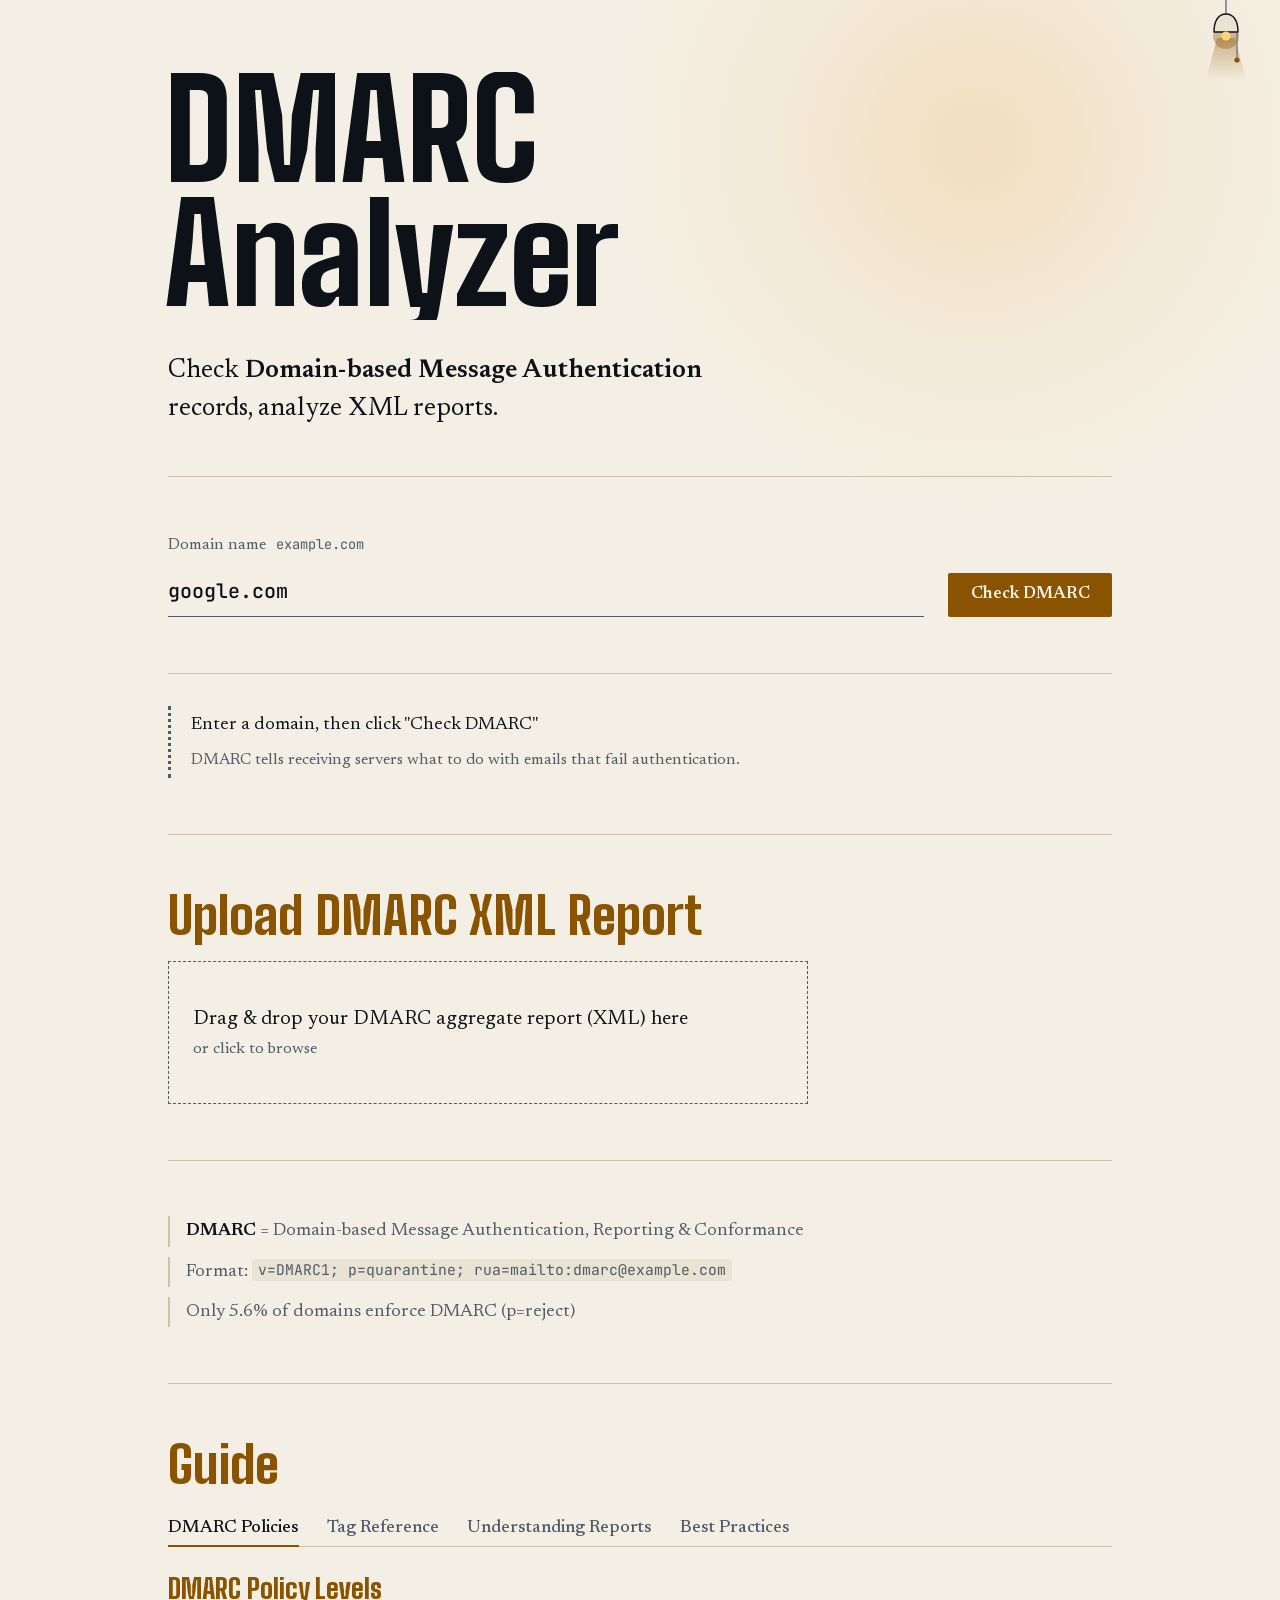
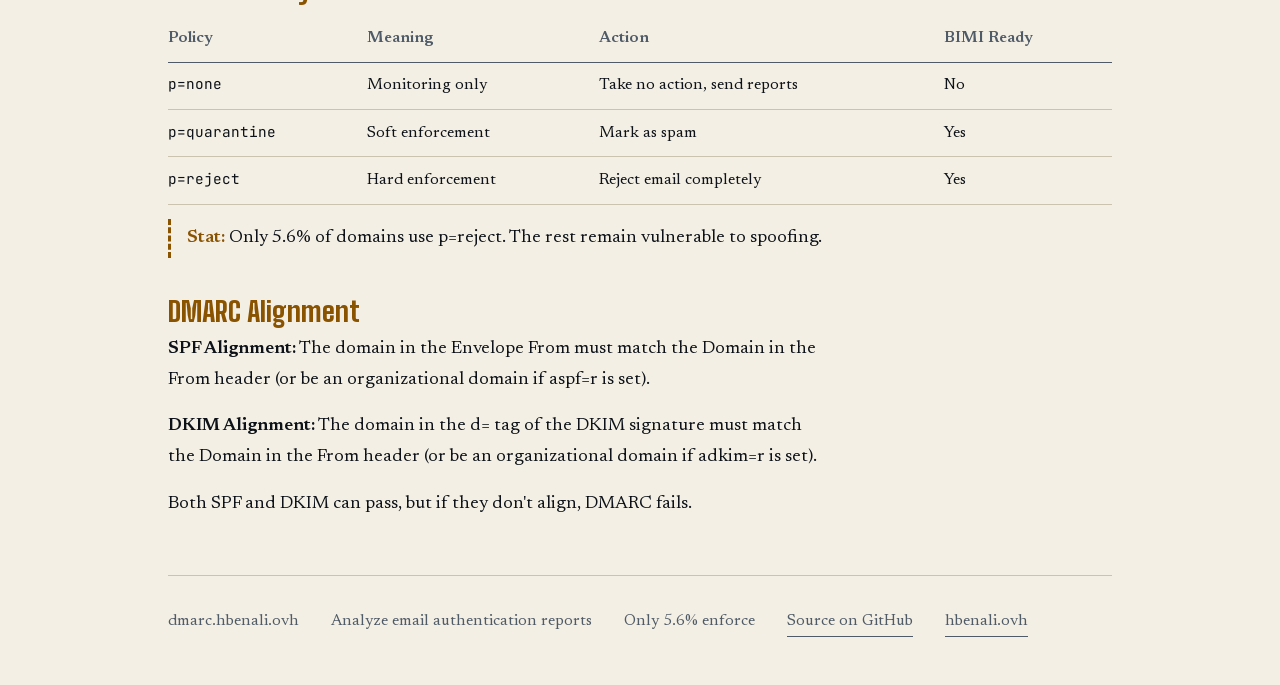
<file: index.html>
<!DOCTYPE html>
<html lang="en">
<head>
  <meta charset="UTF-8">
  <meta name="viewport" content="width=device-width, initial-scale=1.0">
  <title>DMARC Checker &amp; Analyzer — Free DMARC Record Lookup</title>
  <meta name="description" content="Free DMARC checker and report analyzer. Look up any domain&#x27;s DMARC record, check policy and alignment, and analyze DMARC aggregate XML reports in your browser.">
  <meta name="robots" content="index, follow">
  <link rel="canonical" href="https://dmarc.hbenali.ovh/">

  <!-- Open Graph / Twitter Card -->
  <meta property="og:type" content="website">
  <meta property="og:title" content="DMARC Checker &amp; Analyzer — Free DMARC Record Lookup">
  <meta property="og:description" content="Check any domain&#x27;s DMARC record and analyze DMARC aggregate XML reports in your browser.">
  <meta property="og:url" content="https://dmarc.hbenali.ovh/">
  <meta property="og:site_name" content="DMARC Checker">
  <meta property="og:locale" content="en_US">
  <meta property="og:image" content="https://dmarc.hbenali.ovh/favicon.svg">
  <meta property="og:image:type" content="image/svg+xml">
  <meta name="twitter:card" content="summary">
  <meta name="twitter:title" content="DMARC Checker &amp; Analyzer — Free DMARC Record Lookup">
  <meta name="twitter:description" content="Check any domain&#x27;s DMARC record and analyze DMARC aggregate XML reports in your browser.">
  <meta name="twitter:image" content="https://dmarc.hbenali.ovh/favicon.svg">

  <!-- Structured data -->
  <script type="application/ld+json">
  {
    "@context": "https://schema.org",
    "@type": "WebApplication",
    "name": "DMARC Checker",
    "url": "https://dmarc.hbenali.ovh/",
    "applicationCategory": "UtilitiesApplication",
    "operatingSystem": "Any",
    "description": "Check any domain's DMARC record and analyze DMARC aggregate XML reports in your browser.",
    "offers": { "@type": "Offer", "price": "0", "priceCurrency": "USD" }
  }
  </script>

  <!-- Security (static hosting: no custom HTTP headers, so CSP/referrer are set here) -->
  <meta http-equiv="Content-Security-Policy" content="default-src 'self'; script-src 'self'; style-src 'self'; font-src 'self'; img-src 'self' data:; connect-src 'self' https://dns.google; object-src 'none'; base-uri 'self'; form-action 'self'">
  <meta name="referrer" content="strict-origin-when-cross-origin">

  <link rel="icon" type="image/svg+xml" href="/favicon.svg">
  <link rel="alternate icon" href="/favicon.ico">
  <link rel="apple-touch-icon" href="/apple-touch-icon.png">
  <meta name="color-scheme" content="dark light">
  <meta name="theme-color" content="#0c1218" media="(prefers-color-scheme: dark)">
  <meta name="theme-color" content="#f4efe4" media="(prefers-color-scheme: light)">

  <link rel="preload" as="font" type="font/woff2" href="/fonts/big-shoulders-latin-wght.woff2" crossorigin>
  <link rel="preload" as="font" type="font/woff2" href="/fonts/newsreader-latin-wght.woff2" crossorigin>
  <script src="/theme.js"></script>
  <link rel="stylesheet" href="/site.css?v=2">
  <script src="/app.js?v=1" defer></script>
</head>
<body>
  <a class="skip" href="#main">Skip to content</a>

  <header class="hero wrap">
    <h1 class="display"><span class="line"><span>DMARC</span></span><span class="line"><span>Analyzer</span></span></h1>
    <p class="lead">Check <strong>Domain-based Message Authentication</strong> records, analyze XML reports.</p>
  </header>

  <main id="main">
    <section class="block wrap lookup" aria-labelledby="lookup-h">
      <h2 id="lookup-h" class="sr-only">Check a domain</h2>
      <form id="lookupForm">
        <label for="domainInput">Domain name<span class="hint">example.com</span></label>
        <div class="lookup-row">
          <div class="field">
            <input type="text" id="domainInput" placeholder="e.g. example.com" value="google.com" spellcheck="false" autocomplete="off">
          </div>
          <button type="submit" id="checkBtn" class="btn">
            <span id="btnLoader" class="hidden" aria-hidden="true"></span><span id="btnText">Check DMARC</span>
          </button>
        </div>
      </form>
    </section>

    <section class="block wrap out" aria-label="DMARC record result">
      <div class="result-area" id="resultContainer" role="status" aria-live="polite">
        <div class="empty-state" id="placeholderState">
          <div>Enter a domain, then click "Check DMARC"<span class="detail">DMARC tells receiving servers what to do with emails that fail authentication.</span></div>
        </div>
        <div id="recordsContainer" class="hidden"></div>
        <div id="errorContainer" class="hidden"></div>
      </div>
    </section>

    <section class="block wrap" id="upload" aria-labelledby="upload-h">
      <h2 id="upload-h">Upload DMARC XML Report</h2>
      <div class="upload-area" id="uploadArea" role="button" tabindex="0" aria-describedby="upload-help">
        <p class="lead-line" id="upload-help">Drag &amp; drop your DMARC aggregate report (XML) here</p>
        <p class="or">or click to browse</p>
        <input type="file" id="fileInput" accept=".xml" class="hidden" aria-label="DMARC aggregate report (XML file)">
      </div>
      <div id="xmlResults" class="hidden"></div>
    </section>

    <section class="block wrap" aria-labelledby="about-h">
      <h2 id="about-h" class="sr-only">About DMARC</h2>
      <div class="notes">
        <p><strong>DMARC</strong> = Domain-based Message Authentication, Reporting &amp; Conformance</p>
        <p>Format: <code>v=DMARC1; p=quarantine; rua=mailto:dmarc@example.com</code></p>
        <p>Only 5.6% of domains enforce DMARC (p=reject)</p>
      </div>
    </section>

    <section class="block wrap" aria-labelledby="guide-h">
      <h2 id="guide-h">Guide</h2>
      <div class="guide-tabs" role="tablist" aria-label="DMARC guide">
        <button type="button" class="tab-btn active" id="tabPolicy" role="tab" aria-selected="true" aria-controls="policyTab">DMARC Policies</button>
        <button type="button" class="tab-btn" id="tabTags" role="tab" aria-selected="false" aria-controls="tagsTab">Tag Reference</button>
        <button type="button" class="tab-btn" id="tabReports" role="tab" aria-selected="false" aria-controls="reportsTab">Understanding Reports</button>
        <button type="button" class="tab-btn" id="tabBestPractices" role="tab" aria-selected="false" aria-controls="bestPracticesTab">Best Practices</button>
      </div>

      <div class="tab-content active" id="policyTab" role="tabpanel" aria-labelledby="tabPolicy">
        <div class="guide-card">
          <h3>DMARC Policy Levels</h3>
          <div class="table-wrap"><table>
            <thead><tr><th>Policy</th><th>Meaning</th><th>Action</th><th>BIMI Ready</th></tr></thead>
            <tbody>
              <tr><td><code>p=none</code></td><td>Monitoring only</td><td>Take no action, send reports</td><td>No</td></tr>
              <tr><td><code>p=quarantine</code></td><td>Soft enforcement</td><td>Mark as spam</td><td>Yes</td></tr>
              <tr><td><code>p=reject</code></td><td>Hard enforcement</td><td>Reject email completely</td><td>Yes</td></tr>
            </tbody>
          </table></div>
          <div class="caution"><strong>Stat:</strong> Only 5.6% of domains use p=reject. The rest remain vulnerable to spoofing.</div>
        </div>

        <div class="guide-card">
          <h3>DMARC Alignment</h3>
          <p><strong>SPF Alignment:</strong> The domain in the Envelope From must match the Domain in the From header (or be an organizational domain if aspf=r is set).</p>
          <p><strong>DKIM Alignment:</strong> The domain in the d= tag of the DKIM signature must match the Domain in the From header (or be an organizational domain if adkim=r is set).</p>
          <p>Both SPF and DKIM can pass, but if they don't align, DMARC fails.</p>
        </div>
      </div>

      <div class="tab-content" id="tagsTab" role="tabpanel" aria-labelledby="tabTags">
        <div class="guide-card">
          <h3>DMARC Tag Reference</h3>
          <div class="table-wrap"><table>
            <thead><tr><th>Tag</th><th>Required</th><th>Description</th><th>Example</th></tr></thead>
            <tbody>
              <tr><td><code>v=</code></td><td>Yes</td><td>Version (must be DMARC1)</td><td><code>v=DMARC1</code></td></tr>
              <tr><td><code>p=</code></td><td>Yes</td><td>Policy (none/quarantine/reject)</td><td><code>p=quarantine</code></td></tr>
              <tr><td><code>rua=</code></td><td>No</td><td>Aggregate report URI</td><td><code>rua=mailto:dmarc@example.com</code></td></tr>
              <tr><td><code>ruf=</code></td><td>No</td><td>Forensic report URI</td><td><code>ruf=mailto:forensic@example.com</code></td></tr>
              <tr><td><code>sp=</code></td><td>No</td><td>Subdomain policy</td><td><code>sp=reject</code></td></tr>
              <tr><td><code>adkim=</code></td><td>No</td><td>DKIM alignment (r=relaxed/s=strict)</td><td><code>adkim=s</code></td></tr>
              <tr><td><code>aspf=</code></td><td>No</td><td>SPF alignment (r=relaxed/s=strict)</td><td><code>aspf=r</code></td></tr>
              <tr><td><code>pct=</code></td><td>No</td><td>Percentage to apply policy</td><td><code>pct=25</code></td></tr>
              <tr><td><code>fo=</code></td><td>No</td><td>Failure reporting options</td><td><code>fo=1</code></td></tr>
              <tr><td><code>rf=</code></td><td>No</td><td>Report format (afrf default)</td><td><code>rf=afrf</code></td></tr>
              <tr><td><code>ri=</code></td><td>No</td><td>Report interval (seconds)</td><td><code>ri=86400</code></td></tr>
            </tbody>
          </table></div>
        </div>

        <div class="guide-card">
          <h3>FO (Failure Reporting) Options</h3>
          <div class="table-wrap"><table>
            <thead><tr><th>Value</th><th>Meaning</th></tr></thead>
            <tbody>
              <tr><td><code>0</code></td><td>Generate report if SPF and DKIM both fail</td></tr>
              <tr><td><code>1</code></td><td>Generate report if SPF or DKIM fails</td></tr>
              <tr><td><code>d</code></td><td>Generate report if DKIM signature fails</td></tr>
              <tr><td><code>s</code></td><td>Generate report if SPF fails</td></tr>
            </tbody>
          </table></div>
        </div>
      </div>

      <div class="tab-content" id="reportsTab" role="tabpanel" aria-labelledby="tabReports">
        <div class="guide-card">
          <h3>DMARC Report Types</h3>
          <div class="table-wrap"><table>
            <thead><tr><th>Report Type</th><th>Purpose</th><th>Frequency</th></tr></thead>
            <tbody>
              <tr><td><strong>Aggregate (RUA)</strong></td><td>Summary of all emails, pass/fail statistics, sending sources</td><td>Daily</td></tr>
              <tr><td><strong>Forensic (RUF)</strong></td><td>Individual failed emails with details</td><td>Per failure</td></tr>
            </tbody>
          </table></div>
        </div>

        <div class="guide-card">
          <h3>What Aggregate Reports Tell You</h3>
          <ul class="plain-list">
            <li>Total email volume from your domain</li>
            <li>Which IPs are sending email</li>
            <li>SPF/DKIM pass/fail rates</li>
            <li>DMARC alignment results</li>
            <li>Potential spoofing attempts</li>
            <li>Sending sources (legitimate vs. fraudulent)</li>
          </ul>
        </div>

        <div class="guide-card">
          <h3>Forensic Reports Are Sensitive</h3>
          <p>Forensic reports contain the actual email content that failed authentication. This may include personal data. Use PGP encryption for RUF addresses to protect privacy.</p>
        </div>
      </div>

      <div class="tab-content" id="bestPracticesTab" role="tabpanel" aria-labelledby="tabBestPractices">
        <div class="guide-card">
          <h3>DMARC Best Practices (2026)</h3>
          <ul class="plain-list">
            <li><strong>Start with p=none</strong> - Monitor for 2-4 weeks to identify all legitimate senders</li>
            <li><strong>Use pct= gradually</strong> - Start with 25%, increase slowly</li>
            <li><strong>Set up RUA addresses</strong> - You can't fix what you can't measure</li>
            <li><strong>Move to p=quarantine</strong> - After identifying all sources</li>
            <li><strong>Finally p=reject</strong> - Full enforcement stops spoofing</li>
            <li><strong>Set up SPF and DKIM first</strong> - DMARC depends on them</li>
            <li><strong>Aim for BIMI readiness</strong> - Display your logo in email clients</li>
          </ul>
        </div>

        <div class="guide-card">
          <h3>Common DMARC Mistakes</h3>
          <div class="caution"><strong>Missing RUA/RUF:</strong> Without reporting addresses, you won't receive data</div>
          <div class="caution"><strong>Multiple DMARC records:</strong> Only one DMARC TXT record allowed per domain</div>
          <div class="caution"><strong>Syntax errors:</strong> Extra spaces, missing semicolons break the record</div>
          <div class="caution"><strong>Going to p=reject too fast:</strong> Can block legitimate email</div>
          <div class="caution"><strong>Forgetting subdomains:</strong> Use sp= tag to set subdomain policy</div>
        </div>
      </div>
    </section>
  </main>

  <footer class="foot wrap">
    <div>
      <span>dmarc.hbenali.ovh</span>
      <span>Analyze email authentication reports</span>
      <span>Only 5.6% enforce</span>
      <a href="https://github.com/hbenali/dmarc-inspector-web" target="_blank" rel="noopener">Source on GitHub<span class="sr-only"> (opens in a new tab)</span></a>
      <a href="https://hbenali.ovh" target="_blank" rel="noopener noreferrer">hbenali.ovh<span class="sr-only"> (opens in a new tab)</span></a>
    </div>
  </footer>
</body>
</html>
</file>
<file: site.css>
/* DMARC Analyzer: dark editorial, shared with hbenali.ovh. Fonts are self-hosted (see fonts/README.md). */

@font-face { font-family: 'Big Shoulders'; font-style: normal; font-weight: 600 900; font-display: swap; src: url('/fonts/big-shoulders-latin-wght.woff2') format('woff2'); }
@font-face { font-family: 'Newsreader'; font-style: normal; font-weight: 200 800; font-display: swap; src: url('/fonts/newsreader-latin-wght.woff2') format('woff2'); }
@font-face { font-family: 'Newsreader'; font-style: italic; font-weight: 200 800; font-display: swap; src: url('/fonts/newsreader-italic-latin-wght.woff2') format('woff2'); }
@font-face { font-family: 'JetBrains Mono'; font-style: normal; font-weight: 100 800; font-display: swap; src: url('/fonts/jetbrains-mono-latin-wght.woff2') format('woff2'); }

:root {
    --ink: #0c1218;
    --slate: #17212b;
    --line: #263341;
    --bone: #e7e1d3;
    --mist: #8e9aa6;
    --sodium: #e9a23b;
    --verdigris: #5db7a0;
    --fail: #e5776f;
    --glow: rgba(233, 162, 59, 0.2);
    --glow-soft: rgba(233, 162, 59, 0.06);
    --wash: rgba(23, 33, 43, 0.6);
    --rule: rgba(38, 51, 65, 0.7);

    --display: 'Big Shoulders', 'Arial Narrow', Impact, sans-serif;
    --serif: 'Newsreader', Georgia, serif;
    --mono: 'JetBrains Mono', ui-monospace, monospace;

    --gutter: clamp(1.5rem, 4vw, 2.5rem);
    color-scheme: dark;
}

/* Light: follows the system setting until the lamp (theme.js) is used. Dark above is the default and the identity.
   Contrast on --ink (page) / --slate (surface): text 16:1, muted 6.0/5.4, accent 5.5/4.9, ok 5.2/4.7, fail 5.7/5.1. */
@media (prefers-color-scheme: light) {
    :root:not([data-theme="dark"]) {
        --ink: #f4efe4;
        --slate: #e9e3d4;
        --line: #cbc3b0;
        --bone: #0c1218;
        --mist: #4f5b67;
        --sodium: #8a5300;
        --verdigris: #1b7058;
        --fail: #b3261e;
        --glow: rgba(233, 162, 59, 0.22);
        --glow-soft: rgba(233, 162, 59, 0.07);
        --wash: rgba(233, 227, 212, 0.7);
        --rule: rgba(203, 195, 176, 0.8);
        color-scheme: light;
    }
}
:root[data-theme="light"] {
    --ink: #f4efe4;
    --slate: #e9e3d4;
    --line: #cbc3b0;
    --bone: #0c1218;
    --mist: #4f5b67;
    --sodium: #8a5300;
    --verdigris: #1b7058;
    --fail: #b3261e;
    --glow: rgba(233, 162, 59, 0.22);
    --glow-soft: rgba(233, 162, 59, 0.07);
    --wash: rgba(233, 227, 212, 0.7);
    --rule: rgba(203, 195, 176, 0.8);
    color-scheme: light;
}

*, *::before, *::after { box-sizing: border-box; margin: 0; padding: 0; }

html { background: var(--ink); overflow-x: clip; }

body {
    overflow-x: clip;
    min-height: 100vh;
    background: var(--ink);
    color: var(--bone);
    font-family: var(--serif);
    font-size: 1.125rem;
    line-height: 1.7;
    font-optical-sizing: auto;
    -webkit-font-smoothing: antialiased;
    text-rendering: optimizeLegibility;
}

::selection { background: var(--sodium); color: var(--ink); }
:focus-visible { outline: 2px solid var(--sodium); outline-offset: 4px; border-radius: 2px; }

a { color: inherit; }
ul { list-style: none; }
strong { font-weight: 600; }
[hidden], .hidden { display: none !important; }
.sr-only { position: absolute; width: 1px; height: 1px; overflow: hidden; clip-path: inset(50%); white-space: nowrap; }
.skip { position: fixed; top: 0.75rem; left: 0.75rem; z-index: 60; background: var(--sodium); color: var(--ink); padding: 0.5rem 1rem; transform: translateY(-300%); }
.skip:focus { transform: none; }

.link, footer a {
    text-decoration: none;
    background-image: linear-gradient(currentColor, currentColor);
    background-repeat: no-repeat;
    background-size: 100% 1px;
    background-position: 0 100%;
    padding-bottom: 2px;
    transition: background-size 0.35s cubic-bezier(0.22, 1, 0.36, 1), color 0.2s;
}
.link:hover, .link:focus-visible, footer a:hover, footer a:focus-visible { color: var(--sodium); background-size: 100% 2px; }

.display { font-family: var(--display); font-weight: 800; line-height: 0.86; letter-spacing: -0.01em; }

code { font-family: var(--mono); font-size: 0.82em; background: var(--slate); padding: 0.1em 0.4em; border-radius: 2px; overflow-wrap: anywhere; }

.wrap { max-width: 64rem; margin: 0 auto; padding-inline: var(--gutter); }

/* Hero */
.hero { position: relative; isolation: isolate; padding-block: 4.5rem 3rem; }
.hero::before {
    content: ''; position: absolute; z-index: -1; top: -14rem; right: -12rem;
    width: min(46rem, 140vw); aspect-ratio: 1; border-radius: 50%;
    background: radial-gradient(closest-side, var(--glow), var(--glow-soft) 55%, transparent);
    pointer-events: none;
}
.hero h1 { font-size: clamp(3.4rem, 13vw, 8.5rem); margin-left: -0.03em; }
.hero h1 .line { display: block; overflow: hidden; padding-bottom: 0.05em; }
.hero h1 .line > span { display: block; animation: rise 1.1s cubic-bezier(0.16, 1, 0.3, 1) both; }
.hero h1 .line:nth-child(2) > span { animation-delay: 0.13s; }
.hero .lead { margin-top: 2rem; max-width: 38ch; font-size: clamp(1.25rem, 2.4vw, 1.6rem); line-height: 1.5; animation: fade 0.9s 0.5s both; }

@keyframes rise { from { transform: translateY(108%); } }
@keyframes fade { from { opacity: 0; transform: translateY(12px); } }

/* Sections */
.block { position: relative; padding-block: 3.5rem; }
.block::before { content: ''; position: absolute; top: 0; left: var(--gutter); right: var(--gutter); height: 1px; background: var(--line); }
.block h2 { font-family: var(--display); font-weight: 800; font-size: clamp(2.2rem, 5vw, 3.2rem); line-height: 1; color: var(--sodium); margin-bottom: 1.25rem; }
.block h3 { font-family: var(--display); font-weight: 800; font-size: 1.7rem; line-height: 1.05; color: var(--sodium); margin: 1.75rem 0 0.5rem; }
.block h3:first-child, .block h2 + h3 { margin-top: 0; }
.block h4 { font-family: var(--display); font-weight: 800; font-size: 1.35rem; line-height: 1.1; color: var(--sodium); margin: 2rem 0 0.5rem; }
.block p { max-width: 66ch; }
.block .sub-intro { color: var(--mist); }

/* Lookup form */
.lookup label { display: block; color: var(--mist); font-size: 1rem; margin-bottom: 0.4rem; }
.lookup label .hint { font-family: var(--mono); font-size: 0.85em; margin-left: 0.6rem; }
.lookup-row { display: flex; align-items: flex-end; gap: 1.5rem; }
.field { flex: 1; min-width: 0; display: flex; border-bottom: 1px solid var(--mist); transition: border-color 0.2s; }
.field:focus-within { border-color: var(--sodium); }
.field input {
    flex: 1; min-width: 0; background: none; border: 0; outline: 0; color: var(--bone);
    font: 500 1.25rem/1 var(--mono); padding: 0.75rem 0;
}
.field input::placeholder { color: var(--mist); opacity: 0.7; }
.field:has(input:focus-visible) { outline: 2px solid var(--sodium); outline-offset: 4px; }
.btn {
    background: var(--sodium); color: var(--ink); border: 0; border-radius: 2px; cursor: pointer;
    font: 600 1.05rem/1 var(--serif); padding: 0.85rem 1.4rem; white-space: nowrap;
    display: inline-flex; align-items: center;
    transition: background-color 0.2s, transform 0.2s;
}
.btn:hover, .btn:focus-visible { background: var(--bone); transform: translateY(-2px); }
.btn:active { transform: translateY(0); }
.btn:disabled { opacity: 0.6; cursor: progress; transform: none; }
.spinner {
    display: inline-block; width: 1rem; height: 1rem; border: 2px solid var(--ink); border-top-color: transparent;
    border-radius: 50%; animation: spin 0.7s linear infinite; margin-right: 0.6rem;
}
@keyframes spin { to { transform: rotate(360deg); } }

/* Results */
.out { padding-top: 0; }
.out::before { display: none; }
.result-area { border-top: 1px solid var(--line); padding-top: 2rem; }
.empty-state { border-left: 3px dotted var(--mist); padding: 0.25rem 0 0.25rem 1.25rem; max-width: 66ch; }
.empty-state .detail { display: block; margin-top: 0.4rem; color: var(--mist); font-size: 1rem; }

.verdict { border-left: 4px solid var(--mist); padding: 0.25rem 0 0.25rem 1.25rem; margin-bottom: 1.5rem; }
.verdict .kicker { color: var(--mist); font-size: 1rem; overflow-wrap: anywhere; }
.verdict .kicker .domain { font-family: var(--mono); font-size: 0.95em; color: var(--bone); }
.verdict .title { font-family: var(--display); font-weight: 800; font-size: clamp(2.2rem, 6vw, 3.4rem); line-height: 0.95; margin-top: 0.25rem; overflow-wrap: anywhere; }
.verdict .detail { margin-top: 0.75rem; max-width: 62ch; }
.verdict.reject { border-left-style: solid; border-left-color: var(--verdigris); }
.verdict.reject .title { color: var(--verdigris); }
.verdict.quarantine { border-left-style: dashed; border-left-color: var(--sodium); }
.verdict.quarantine .title { color: var(--sodium); }
.verdict.none { border-left-style: dotted; border-left-color: var(--sodium); }
.verdict.none .title { color: var(--sodium); }
.verdict.invalid { border-left-style: double; border-left-width: 6px; border-left-color: var(--fail); }
.verdict.invalid .title { color: var(--fail); }
.verdict.error { border-left-style: double; border-left-width: 6px; border-left-color: var(--fail); }
.verdict.error .title { color: var(--fail); font-size: clamp(1.8rem, 5vw, 2.6rem); }

.section-title { font-family: var(--display); font-weight: 800; font-size: 1.7rem; line-height: 1.05; color: var(--sodium); margin: 2.25rem 0 0.75rem; }

.checks li { border-top: 1px solid var(--rule); padding: 0.6rem 0 0.6rem 1rem; border-left: 3px solid var(--mist); margin-bottom: 0.25rem; overflow-wrap: anywhere; }
.checks li .word { font-weight: 600; margin-right: 0.5rem; }
.checks li.ok { border-left-style: solid; border-left-color: var(--verdigris); }
.checks li.ok .word { color: var(--verdigris); }
.checks li.warn { border-left-style: dashed; border-left-color: var(--sodium); }
.checks li.warn .word { color: var(--sodium); }
.checks li.bad { border-left-style: double; border-left-width: 6px; border-left-color: var(--fail); }
.checks li.bad .word { color: var(--fail); }
.checks li.info { border-left-style: dotted; border-left-color: var(--mist); }
.checks li.info .word { color: var(--mist); }

.tag-list { display: flex; flex-direction: column; margin-top: 0.5rem; }
.tag { display: flex; flex-wrap: wrap; gap: 0 1.5rem; border-top: 1px solid var(--line); padding: 0.55rem 0; font: 0.9rem/1.7 var(--mono); overflow-wrap: anywhere; }
.tag:last-child { border-bottom: 1px solid var(--line); }
.tag-key { font-weight: 700; color: var(--sodium); min-width: 4.5rem; }
.tag-value { min-width: 0; overflow-wrap: anywhere; }

.record-card {
    margin-top: 0.75rem; border: 1px solid var(--line); background: var(--wash); border-radius: 2px;
    padding: 1rem 1.25rem; font: 0.85rem/1.7 var(--mono); white-space: pre-wrap; overflow-wrap: anywhere; max-height: 14rem; overflow-y: auto;
}
.lookup-note { margin-top: 1rem; color: var(--mist); font-size: 1rem; }
.lookup-note code { color: var(--bone); }

/* XML upload */
.upload-area {
    border: 1px dashed var(--mist); padding: 2.5rem 1.5rem; cursor: pointer; max-width: 40rem;
    transition: background-color 0.2s, border-color 0.2s;
}
.upload-area:hover, .upload-area.dragover { background: var(--wash); border-color: var(--sodium); }
.upload-area .lead-line { font-size: 1.25rem; }
.upload-area .or { color: var(--mist); font-size: 1rem; }
.sample-flag { border-left: 3px dashed var(--sodium); padding-left: 1rem; margin: 1rem 0; max-width: 62ch; }

.stats { display: flex; flex-wrap: wrap; gap: 1.5rem 3rem; margin: 1.5rem 0; border-top: 1px solid var(--line); padding-top: 1.25rem; }
.stat { min-width: 8rem; }
.stat-number { font-family: var(--display); font-weight: 800; font-size: 3rem; line-height: 1; color: var(--bone); }
.stat-label { color: var(--mist); font-size: 1rem; }

.table-wrap { overflow-x: auto; margin-top: 0.75rem; }
table { width: 100%; border-collapse: collapse; font-size: 1rem; }
th { text-align: left; font-weight: 600; color: var(--mist); padding: 0.6rem 1rem 0.6rem 0; border-bottom: 1px solid var(--mist); white-space: nowrap; }
td { padding: 0.6rem 1rem 0.6rem 0; border-bottom: 1px solid var(--line); vertical-align: top; }
td.mono { font-family: var(--mono); font-size: 0.9rem; }
td code { background: none; padding: 0; font-size: 0.9rem; }
tbody tr:hover { background: var(--wash); }
.res { display: inline-block; border-left: 3px solid var(--mist); padding-left: 0.5rem; font-weight: 600; }
.res.pass { border-left-style: solid; border-left-color: var(--verdigris); color: var(--verdigris); }
.res.fail { border-left-style: double; border-left-width: 6px; border-left-color: var(--fail); color: var(--fail); }

/* Guide tabs */
.guide-tabs { display: flex; flex-wrap: wrap; gap: 0.25rem 1.75rem; border-bottom: 1px solid var(--line); margin-bottom: 1.75rem; }
.tab-btn {
    background: none; border: 0; border-bottom: 2px solid transparent; margin-bottom: -1px; cursor: pointer;
    color: var(--mist); font: 500 1.1rem var(--serif); padding: 0.5rem 0; transition: color 0.2s, border-color 0.2s;
}
.tab-btn:hover { color: var(--bone); }
.tab-btn.active { color: var(--bone); border-bottom-color: var(--sodium); }
.tab-content { display: none; }
.tab-content.active { display: block; }
.tab-content p + p, .tab-content p + h3, .tab-content table + p { margin-top: 1rem; }
.guide-card + .guide-card { margin-top: 2.5rem; }
.plain-list li { border-top: 1px solid var(--rule); padding: 0.6rem 0; max-width: 66ch; }
.plain-list li:last-child { border-bottom: 1px solid var(--rule); }
.caution { border-left: 3px dashed var(--sodium); padding: 0.25rem 0 0.25rem 1rem; margin: 0.9rem 0; max-width: 66ch; }
.caution strong { color: var(--sodium); }

/* Notes and footer */
.notes { display: flex; flex-direction: column; gap: 0.6rem; }
.notes p { border-left: 2px solid var(--line); padding-left: 1rem; color: var(--mist); }
.notes strong { color: var(--bone); }

footer { color: var(--mist); font-size: 1rem; }
.foot { padding-block: 0 3rem; }
.foot > div { border-top: 1px solid var(--line); padding-top: 2rem; display: flex; flex-wrap: wrap; gap: 0.5rem 2rem; }

/* 404 */
.nf { min-height: 100vh; display: flex; flex-direction: column; justify-content: center; padding-block: 4rem; position: relative; isolation: isolate; overflow: hidden; max-width: none; }
.nf::before {
    content: ''; position: absolute; z-index: -1; top: -12rem; right: -10rem; width: min(40rem, 140vw); aspect-ratio: 1; border-radius: 50%;
    background: radial-gradient(closest-side, var(--glow), var(--glow-soft) 55%, transparent);
}
.nf-code { font-size: clamp(9rem, 34vw, 24rem); color: var(--sodium); }
.nf h1 { font-size: clamp(2.8rem, 7vw, 5rem); margin-top: 0.5rem; }
.nf-lead { margin-top: 1rem; max-width: 40ch; color: var(--mist); font-size: 1.3rem; }
.nf-links { margin-top: 2rem; display: flex; flex-wrap: wrap; gap: 0.75rem 2rem; font-size: 1.25rem; }
.nf-fact { margin-top: 2.5rem; max-width: 44rem; color: var(--mist); }
.nf-fact button {
    background: none; border: 0; cursor: pointer; color: var(--bone); font: inherit; padding: 0.25rem 0;
    background-image: linear-gradient(currentColor, currentColor); background-repeat: no-repeat;
    background-size: 100% 1px; background-position: 0 100%; transition: color 0.2s;
}
.nf-fact button:hover { color: var(--sodium); }
.nf-fact output { display: block; margin-top: 0.75rem; border-left: 3px solid var(--sodium); padding-left: 1rem; color: var(--bone); min-height: 1.7em; }
.nf-fact output:empty { display: none; }
.nf-log { margin-top: 3rem; max-width: 44rem; overflow-wrap: anywhere; border: 1px solid var(--line); background: var(--wash); padding: 1.25rem 1.5rem; font: 0.875rem/1.8 var(--mono); border-radius: 2px; }
.nf-log .err { color: var(--sodium); }
.nf-log .dim { color: var(--mist); }

@media (max-width: 36rem) {
    .lookup-row { flex-direction: column; align-items: stretch; gap: 1rem; }
    .field input { font-size: 1.1rem; }
    .btn { justify-content: center; }
}

@media (prefers-reduced-motion: reduce) {
    *, *::before, *::after { animation-duration: 0.01ms !important; animation-delay: 0s !important; transition-duration: 0.01ms !important; }
}

/* ---- Theme lamp: pull-cord switch (see theme.js). Lamp on = light theme. ---- */
.theme-lamp {
    position: absolute; /* scrolls away with the page; fixed on pages with a fixed bar, see below */
    top: 0;
    inset-inline-end: clamp(0.75rem, 3vw, 2rem);
    z-index: 1000;
    display: block;
    width: 2.75rem;
    height: 5.25rem;
    padding: 0;
    border: 0;
    background: none;
    cursor: pointer;
    -webkit-tap-highlight-color: transparent;
}
/* Pages with a fixed top bar or fixed top-right controls: the lamp stays visible and the bar
   reserves room for it (lamp offset + lamp width + gap), so it never covers a link. */
html:has(.bar-inner) .theme-lamp,
html:has(.controls) .theme-lamp { position: fixed; }
.bar-inner { padding-inline-end: calc(clamp(0.75rem, 3vw, 2rem) + 2.75rem + 0.75rem); }
.controls { right: calc(clamp(0.75rem, 3vw, 2rem) + 2.75rem + 0.75rem); }
.theme-lamp svg { display: block; width: 100%; height: 100%; overflow: visible; pointer-events: none; }
.lamp-wire { stroke: var(--mist); stroke-width: 1.2; }
.lamp-shade { fill: var(--slate); stroke: var(--bone); stroke-width: 1.4; stroke-linejoin: round; }
.lamp-bulb { fill: var(--line); transition: fill 0.4s; }
.lamp-halo { fill: var(--sodium); opacity: 0; transition: opacity 0.5s; }
.lamp-cone { fill: url(#lamp-cone); opacity: 0; transition: opacity 0.5s; }
.lamp-stop-a { stop-color: var(--sodium); stop-opacity: 0.38; }
.lamp-stop-b { stop-color: var(--sodium); stop-opacity: 0; }
.lamp-cord { stroke: var(--mist); stroke-width: 1; }
.lamp-bead { fill: var(--sodium); }
.theme-lamp[data-on="true"] .lamp-bulb { fill: #ffd27a; }
.theme-lamp[data-on="true"] .lamp-halo { opacity: 0.35; }
.theme-lamp[data-on="true"] .lamp-cone { opacity: 1; }
.lamp-swing { transform-box: view-box; transform-origin: 22px 0; animation: lamp-swing 0.9s ease-out; }
.lamp-pull { animation: lamp-pull 0.45s cubic-bezier(0.3, 1.6, 0.5, 1); }
@keyframes lamp-swing { 20% { transform: rotate(-5deg); } 45% { transform: rotate(3.5deg); } 70% { transform: rotate(-1.5deg); } }
@keyframes lamp-pull { 35% { transform: translateY(10px); } }

/* The theme switch is a plain cross-fade of the whole page. */
html.theme-vt::view-transition-old(root) { animation: 0.45s ease both lamp-fade-out; }
html.theme-vt::view-transition-new(root) { animation: 0.45s ease both lamp-fade-in; }
@keyframes lamp-fade-out { to { opacity: 0; } }
@keyframes lamp-fade-in { from { opacity: 0; } }

@media (prefers-reduced-motion: reduce) {
    .lamp-swing, .lamp-pull { animation: none; }
    .lamp-bulb, .lamp-halo, .lamp-cone { transition: none; }
}
</file>
